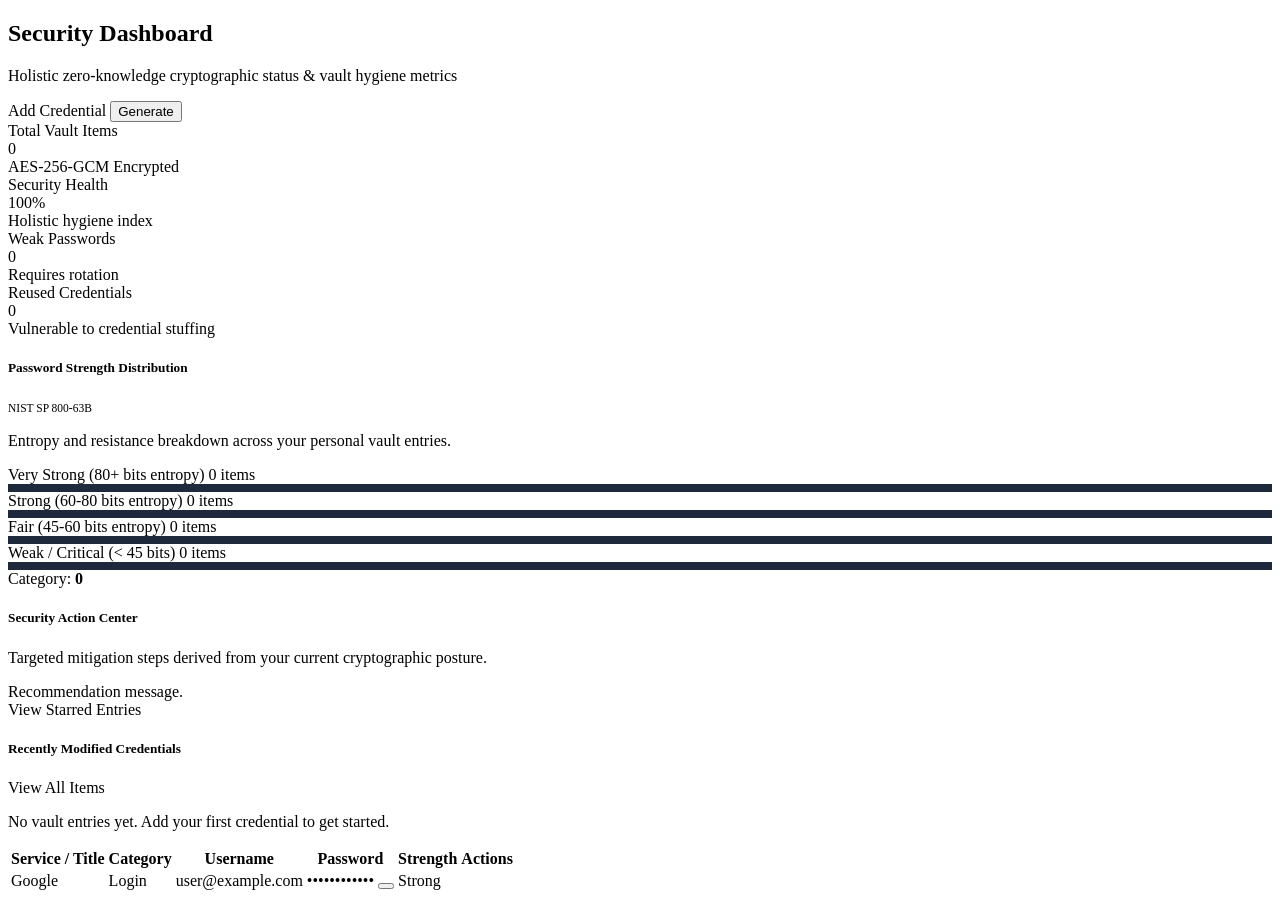
<file: src/main/resources/templates/dashboard/index.html>
<!DOCTYPE html>
<html lang="en" xmlns:th="http://www.thymeleaf.org" th:replace="~{layout/base :: layout('Dashboard', ~{::#page-content})}">
<body>
<div id="page-content">

    <!-- Header Section -->
    <div class="d-flex flex-wrap align-items-center justify-content-between gap-3 mb-4">
        <div>
            <h2 class="fw-bold text-white mb-1">Security Dashboard</h2>
            <p class="text-secondary small mb-0">Holistic zero-knowledge cryptographic status & vault hygiene metrics</p>
        </div>
        <div class="d-flex align-items-center gap-2">
            <a th:href="@{/vault/new}" class="btn btn-primary d-flex align-items-center gap-2">
                <i class="bi bi-plus-lg"></i>
                <span>Add Credential</span>
            </a>
            <button type="button" class="btn btn-secondary" data-bs-toggle="modal" data-bs-target="#generatorModal">
                <i class="bi bi-key-fill text-info me-1"></i> Generate
            </button>
        </div>
    </div>

    <!-- Stat Cards Row -->
    <div class="row g-3 mb-4">
        <!-- Total Credentials -->
        <div class="col-12 col-sm-6 col-xl-3">
            <div class="sv-card sv-card-hover sv-stat-card">
                <div>
                    <div class="sv-stat-label">Total Vault Items</div>
                    <div class="sv-stat-val mt-1" th:text="${stats.totalCredentials}">0</div>
                    <div class="small text-secondary mt-1"><i class="bi bi-shield-check text-success me-1"></i>AES-256-GCM Encrypted</div>
                </div>
                <div class="sv-stat-icon bg-primary bg-opacity-15 text-primary">
                    <i class="bi bi-safe2"></i>
                </div>
            </div>
        </div>

        <!-- Security Health Score -->
        <div class="col-12 col-sm-6 col-xl-3">
            <div class="sv-card sv-card-hover sv-stat-card">
                <div>
                    <div class="sv-stat-label">Security Health</div>
                    <div class="sv-stat-val mt-1" th:classappend="${stats.healthScore >= 80 ? 'text-success' : (stats.healthScore >= 50 ? 'text-warning' : 'text-danger')}">
                        <span th:text="${stats.healthScore}">100</span><span class="fs-6">%</span>
                    </div>
                    <div class="small text-secondary mt-1">Holistic hygiene index</div>
                </div>
                <div class="sv-stat-icon" th:classappend="${stats.healthScore >= 80 ? 'bg-success bg-opacity-15 text-success' : 'bg-warning bg-opacity-15 text-warning'}">
                    <i class="bi bi-shield-heart"></i>
                </div>
            </div>
        </div>

        <!-- Weak Passwords -->
        <div class="col-12 col-sm-6 col-xl-3">
            <div class="sv-card sv-card-hover sv-stat-card">
                <div>
                    <div class="sv-stat-label">Weak Passwords</div>
                    <div class="sv-stat-val mt-1" th:classappend="${stats.weakPasswords > 0 ? 'text-warning' : 'text-success'}" th:text="${stats.weakPasswords}">0</div>
                    <div class="small text-secondary mt-1">Requires rotation</div>
                </div>
                <div class="sv-stat-icon bg-warning bg-opacity-15 text-warning">
                    <i class="bi bi-exclamation-triangle"></i>
                </div>
            </div>
        </div>

        <!-- Reused Passwords -->
        <div class="col-12 col-sm-6 col-xl-3">
            <div class="sv-card sv-card-hover sv-stat-card">
                <div>
                    <div class="sv-stat-label">Reused Credentials</div>
                    <div class="sv-stat-val mt-1" th:classappend="${stats.reusedPasswords > 0 ? 'text-danger' : 'text-success'}" th:text="${stats.reusedPasswords}">0</div>
                    <div class="small text-secondary mt-1">Vulnerable to credential stuffing</div>
                </div>
                <div class="sv-stat-icon bg-danger bg-opacity-15 text-danger">
                    <i class="bi bi-copy"></i>
                </div>
            </div>
        </div>
    </div>

    <!-- Middle Section: Distribution & Recommendations -->
    <div class="row g-4 mb-4">
        <!-- Password Strength Distribution Visualizer -->
        <div class="col-12 col-lg-7">
            <div class="sv-card p-4 h-100">
                <div class="d-flex align-items-center justify-content-between mb-3">
                    <h5 class="fw-bold text-white mb-0">Password Strength Distribution</h5>
                    <span class="badge badge-info" style="font-size: 0.72rem;">NIST SP 800-63B</span>
                </div>
                <p class="text-secondary small mb-4">Entropy and resistance breakdown across your personal vault entries.</p>

                <div class="d-flex flex-column gap-3">
                    <!-- Very Strong -->
                    <div>
                        <div class="d-flex justify-content-between small mb-1">
                            <span class="text-white"><i class="bi bi-circle-fill text-success me-2" style="font-size: 0.6rem;"></i>Very Strong (80+ bits entropy)</span>
                            <span class="text-secondary font-monospace" th:text="${stats.strengthDistribution.get('Very Strong')} + ' items'">0 items</span>
                        </div>
                        <div class="progress" style="height: 8px; background-color: #1e293b;">
                            <div class="progress-bar bg-success" role="progressbar" 
                                 th:style="'width: ' + (${stats.totalCredentials > 0 ? (stats.strengthDistribution.get('Very Strong') * 100 / stats.totalCredentials) : 0}) + '%;'"></div>
                        </div>
                    </div>

                    <!-- Strong -->
                    <div>
                        <div class="d-flex justify-content-between small mb-1">
                            <span class="text-white"><i class="bi bi-circle-fill text-primary me-2" style="font-size: 0.6rem;"></i>Strong (60-80 bits entropy)</span>
                            <span class="text-secondary font-monospace" th:text="${stats.strengthDistribution.get('Strong')} + ' items'">0 items</span>
                        </div>
                        <div class="progress" style="height: 8px; background-color: #1e293b;">
                            <div class="progress-bar bg-primary" role="progressbar"
                                 th:style="'width: ' + (${stats.totalCredentials > 0 ? (stats.strengthDistribution.get('Strong') * 100 / stats.totalCredentials) : 0}) + '%;'"></div>
                        </div>
                    </div>

                    <!-- Fair -->
                    <div>
                        <div class="d-flex justify-content-between small mb-1">
                            <span class="text-white"><i class="bi bi-circle-fill text-info me-2" style="font-size: 0.6rem;"></i>Fair (45-60 bits entropy)</span>
                            <span class="text-secondary font-monospace" th:text="${stats.strengthDistribution.get('Fair')} + ' items'">0 items</span>
                        </div>
                        <div class="progress" style="height: 8px; background-color: #1e293b;">
                            <div class="progress-bar bg-info" role="progressbar"
                                 th:style="'width: ' + (${stats.totalCredentials > 0 ? (stats.strengthDistribution.get('Fair') * 100 / stats.totalCredentials) : 0}) + '%;'"></div>
                        </div>
                    </div>

                    <!-- Weak & Very Weak -->
                    <div>
                        <div class="d-flex justify-content-between small mb-1">
                            <span class="text-white"><i class="bi bi-circle-fill text-danger me-2" style="font-size: 0.6rem;"></i>Weak / Critical (&lt; 45 bits)</span>
                            <span class="text-secondary font-monospace" th:text="(${stats.strengthDistribution.get('Weak')} + ${stats.strengthDistribution.get('Very Weak')}) + ' items'">0 items</span>
                        </div>
                        <div class="progress" style="height: 8px; background-color: #1e293b;">
                            <div class="progress-bar bg-danger" role="progressbar"
                                 th:style="'width: ' + (${stats.totalCredentials > 0 ? ((stats.strengthDistribution.get('Weak') + stats.strengthDistribution.get('Very Weak')) * 100 / stats.totalCredentials) : 0}) + '%;'"></div>
                        </div>
                    </div>
                </div>

                <!-- Category Pills -->
                <div class="mt-4 pt-3 border-top border-secondary border-opacity-10 d-flex flex-wrap gap-2">
                    <span class="badge badge-secondary px-3 py-2" th:each="entry : ${stats.categoryCounts}">
                        <span th:text="${entry.key}">Category</span>: <strong class="text-white" th:text="${entry.value}">0</strong>
                    </span>
                </div>
            </div>
        </div>

        <!-- Security Recommendations -->
        <div class="col-12 col-lg-5">
            <div class="sv-card p-4 h-100 d-flex flex-column">
                <div class="d-flex align-items-center gap-2 mb-3">
                    <i class="bi bi-shield-lock-fill text-info fs-5"></i>
                    <h5 class="fw-bold text-white mb-0">Security Action Center</h5>
                </div>
                <p class="text-secondary small mb-3">Targeted mitigation steps derived from your current cryptographic posture.</p>

                <div class="d-flex flex-column gap-2 mb-auto">
                    <div th:each="rec : ${stats.securityRecommendations}" class="p-3 rounded bg-dark border border-secondary border-opacity-15 d-flex align-items-start gap-3">
                        <i class="bi bi-check2-circle text-info fs-5 mt-n1 flex-shrink-0"></i>
                        <span class="small text-white" th:text="${rec}">Recommendation message.</span>
                    </div>
                </div>

                <div class="mt-4 pt-3 border-top border-secondary border-opacity-10">
                    <a th:href="@{/vault?favorites=true}" class="btn btn-secondary btn-sm w-100 mb-2">
                        <i class="bi bi-star-fill text-warning me-1"></i> View Starred Entries
                    </a>
                </div>
            </div>
        </div>
    </div>

    <!-- Bottom Section: Recently Added Vault Items -->
    <div class="sv-card p-4 mb-4">
        <div class="d-flex align-items-center justify-content-between mb-3">
            <h5 class="fw-bold text-white mb-0">Recently Modified Credentials</h5>
            <a th:href="@{/vault}" class="text-info text-decoration-none small fw-semibold">View All Items <i class="bi bi-arrow-right"></i></a>
        </div>

        <div th:if="${stats.recentEntries.empty}" class="text-center py-4 text-secondary">
            <i class="bi bi-safe fs-1 d-block mb-2 text-secondary opacity-50"></i>
            <p class="mb-0">No vault entries yet. Add your first credential to get started.</p>
        </div>

        <div th:unless="${stats.recentEntries.empty}" class="table-responsive">
            <table class="sv-table">
                <thead>
                    <tr>
                        <th>Service / Title</th>
                        <th>Category</th>
                        <th>Username</th>
                        <th>Password</th>
                        <th>Strength</th>
                        <th class="text-end">Actions</th>
                    </tr>
                </thead>
                <tbody>
                    <tr th:each="item : ${stats.recentEntries}">
                        <td class="fw-semibold text-white">
                            <i class="bi bi-star-fill text-warning me-2" th:if="${item.favorite}"></i>
                            <span th:text="${item.title}">Google</span>
                        </td>
                        <td>
                            <span class="badge badge-secondary" th:text="${item.category.displayName}">Login</span>
                        </td>
                        <td class="text-secondary small font-monospace" th:text="${item.username ?: '-'}">user@example.com</td>
                        <td>
                            <div class="d-flex align-items-center gap-2">
                                <span class="font-monospace text-secondary" th:id="'pwd-display-' + ${item.id}">••••••••••••</span>
                                <button type="button" class="btn btn-link text-secondary p-0 btn-reveal-pwd" th:data-entry-id="${item.id}" title="Reveal password">
                                    <i class="bi bi-eye"></i>
                                </button>
                            </div>
                        </td>
                        <td>
                            <span class="badge" th:classappend="${item.strengthBadgeClass}" th:text="${item.strengthLabel}">Strong</span>
                        </td>
                        <td class="text-end">
                            <div class="btn-group btn-group-sm">
                                <a th:href="@{/vault/{id}/edit(id=${item.id})}" class="btn btn-secondary" title="Edit">
                                    <i class="bi bi-pencil"></i>
                                </a>
                            </div>
                        </td>
                    </tr>
                </tbody>
            </table>
        </div>
    </div>

</div>
</body>
</html>
</file>
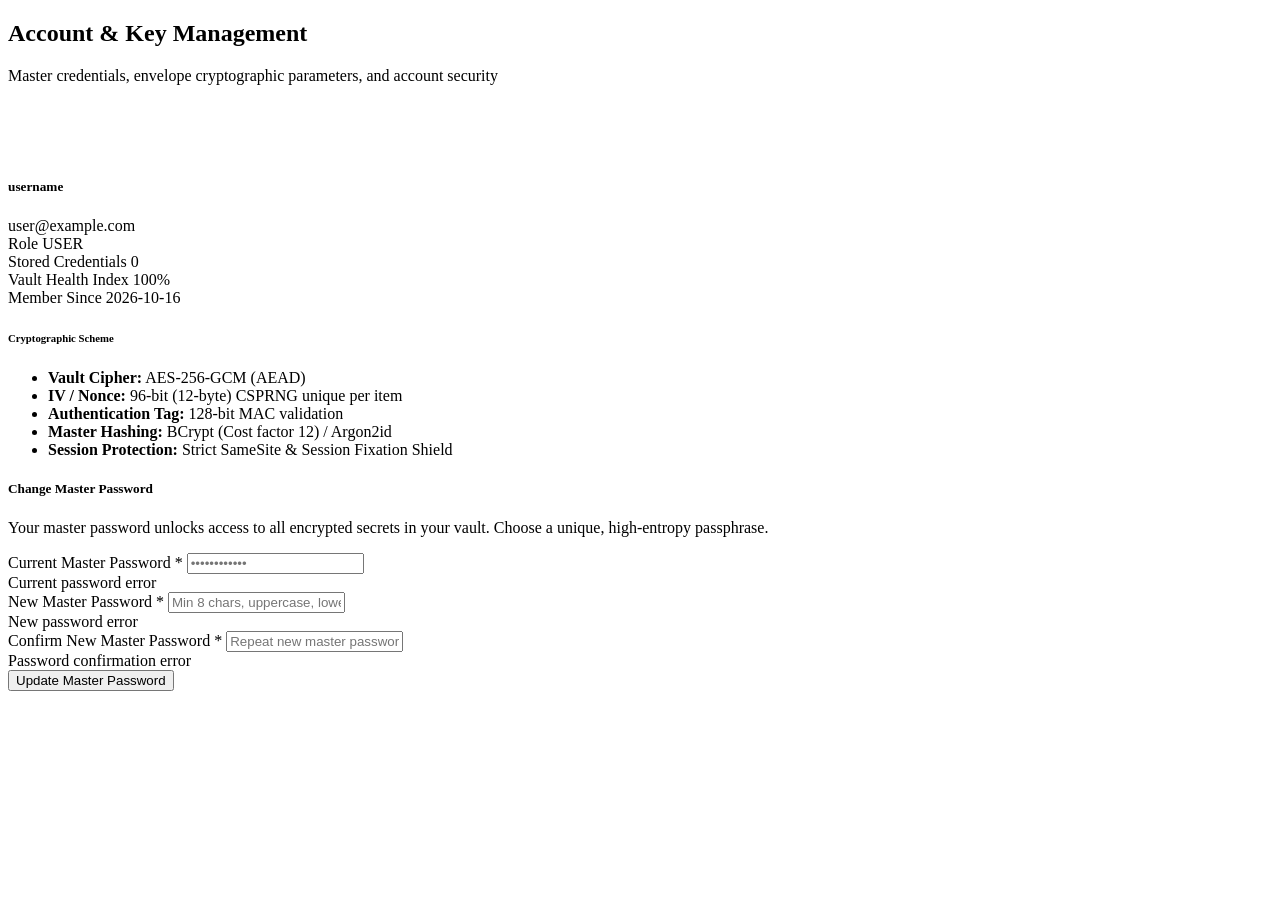
<file: src/main/resources/templates/profile/index.html>
<!DOCTYPE html>
<html lang="en" xmlns:th="http://www.thymeleaf.org" th:replace="~{layout/base :: layout('Profile & Keys', ~{::#page-content})}">
<body>
<div id="page-content">

    <div class="d-flex flex-wrap align-items-center justify-content-between gap-3 mb-4">
        <div>
            <h2 class="fw-bold text-white mb-1">Account & Key Management</h2>
            <p class="text-secondary small mb-0">Master credentials, envelope cryptographic parameters, and account security</p>
        </div>
    </div>

    <div class="row g-4">
        <!-- Profile & Security Summary -->
        <div class="col-12 col-lg-5">
            <div class="sv-card p-4 mb-4">
                <div class="d-flex align-items-center gap-3 mb-4">
                    <div class="rounded-circle bg-primary bg-opacity-25 text-info d-flex align-items-center justify-content-center fw-bold fs-4" style="width: 56px; height: 56px;">
                        <i class="bi bi-person-badge"></i>
                    </div>
                    <div>
                        <h5 class="fw-bold text-white mb-0" th:text="${profile.username}">username</h5>
                        <span class="text-secondary small font-monospace" th:text="${profile.email}">user@example.com</span>
                    </div>
                </div>

                <div class="d-flex flex-column gap-3">
                    <div class="d-flex justify-content-between py-2 border-bottom border-secondary border-opacity-10">
                        <span class="text-secondary small">Role</span>
                        <span class="badge badge-info" th:text="${profile.role}">USER</span>
                    </div>
                    <div class="d-flex justify-content-between py-2 border-bottom border-secondary border-opacity-10">
                        <span class="text-secondary small">Stored Credentials</span>
                        <span class="text-white small fw-bold" th:text="${profile.totalVaultEntries}">0</span>
                    </div>
                    <div class="d-flex justify-content-between py-2 border-bottom border-secondary border-opacity-10">
                        <span class="text-secondary small">Vault Health Index</span>
                        <span class="text-success small fw-bold" th:text="${profile.healthScore} + '%'">100%</span>
                    </div>
                    <div class="d-flex justify-content-between py-2">
                        <span class="text-secondary small">Member Since</span>
                        <span class="text-secondary small font-monospace" th:text="${#temporals.format(profile.createdAt, 'yyyy-MM-dd')}">2026-10-16</span>
                    </div>
                </div>
            </div>

            <!-- Cryptographic Architecture Card -->
            <div class="sv-card p-4">
                <div class="d-flex align-items-center gap-2 mb-3">
                    <i class="bi bi-cpu-fill text-info fs-5"></i>
                    <h6 class="fw-bold text-white mb-0">Cryptographic Scheme</h6>
                </div>
                <ul class="list-unstyled small text-secondary d-flex flex-column gap-2 mb-0">
                    <li><strong class="text-white">Vault Cipher:</strong> AES-256-GCM (AEAD)</li>
                    <li><strong class="text-white">IV / Nonce:</strong> 96-bit (12-byte) CSPRNG unique per item</li>
                    <li><strong class="text-white">Authentication Tag:</strong> 128-bit MAC validation</li>
                    <li><strong class="text-white">Master Hashing:</strong> BCrypt (Cost factor 12) / Argon2id</li>
                    <li><strong class="text-white">Session Protection:</strong> Strict SameSite & Session Fixation Shield</li>
                </ul>
            </div>
        </div>

        <!-- Change Master Password Form -->
        <div class="col-12 col-lg-7">
            <div class="sv-card p-4">
                <div class="d-flex align-items-center gap-2 mb-3">
                    <i class="bi bi-shield-lock text-info fs-5"></i>
                    <h5 class="fw-bold text-white mb-0">Change Master Password</h5>
                </div>
                <p class="text-secondary small mb-4">
                    Your master password unlocks access to all encrypted secrets in your vault. Choose a unique, high-entropy passphrase.
                </p>

                <form th:action="@{/profile/change-password}" th:object="${changePassword}" method="post">
                    <!-- Current Password -->
                    <div class="mb-3">
                        <label for="currentPassword" class="form-label">Current Master Password <span class="text-danger">*</span></label>
                        <input type="password" id="currentPassword" th:field="*{currentPassword}" class="form-control" th:classappend="${#fields.hasErrors('currentPassword') ? 'is-invalid' : ''}" placeholder="••••••••••••" required>
                        <div class="invalid-feedback" th:errors="*{currentPassword}">Current password error</div>
                    </div>

                    <!-- New Password -->
                    <div class="mb-3">
                        <label for="vault-password-input" class="form-label">New Master Password <span class="text-danger">*</span></label>
                        <input type="password" id="vault-password-input" th:field="*{newPassword}" class="form-control" th:classappend="${#fields.hasErrors('newPassword') ? 'is-invalid' : ''}" placeholder="Min 8 chars, uppercase, lowercase, number, symbol" required>
                        <div class="invalid-feedback" th:errors="*{newPassword}">New password error</div>

                        <!-- Real-time strength meter -->
                        <div class="strength-meter">
                            <div id="strength-bar" class="strength-meter-bar" style="width: 0%;"></div>
                        </div>
                        <div class="d-flex justify-content-between align-items-center mt-1">
                            <span id="strength-label" class="small fw-semibold" style="font-size: 0.75rem;"></span>
                        </div>
                        <div id="strength-feedback"></div>
                    </div>

                    <!-- Confirm New Password -->
                    <div class="mb-4">
                        <label for="confirmNewPassword" class="form-label">Confirm New Master Password <span class="text-danger">*</span></label>
                        <input type="password" id="confirmNewPassword" th:field="*{confirmNewPassword}" class="form-control" th:classappend="${#fields.hasErrors('confirmNewPassword') ? 'is-invalid' : ''}" placeholder="Repeat new master password" required>
                        <div class="invalid-feedback" th:errors="*{confirmNewPassword}">Password confirmation error</div>
                    </div>

                    <div class="d-flex justify-content-end">
                        <button type="submit" class="btn btn-primary d-flex align-items-center gap-2">
                            <i class="bi bi-check2-circle"></i>
                            <span>Update Master Password</span>
                        </button>
                    </div>
                </form>
            </div>
        </div>
    </div>

</div>
</body>
</html>
</file>
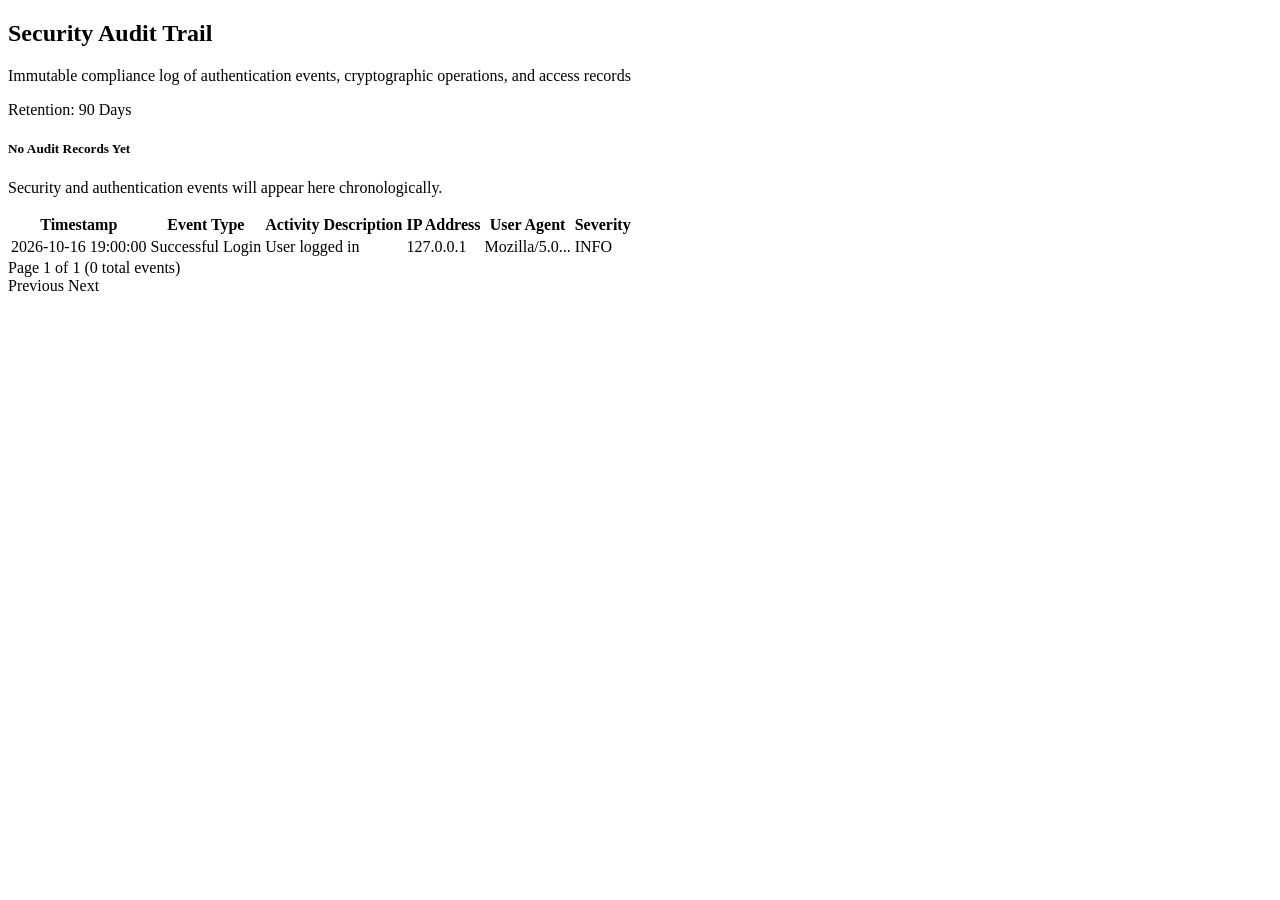
<file: src/main/resources/templates/audit/logs.html>
<!DOCTYPE html>
<html lang="en" xmlns:th="http://www.thymeleaf.org" th:replace="~{layout/base :: layout('Security Audit', ~{::#page-content})}">
<body>
<div id="page-content">

    <div class="d-flex flex-wrap align-items-center justify-content-between gap-3 mb-4">
        <div>
            <h2 class="fw-bold text-white mb-1">Security Audit Trail</h2>
            <p class="text-secondary small mb-0">Immutable compliance log of authentication events, cryptographic operations, and access records</p>
        </div>
        <div class="d-flex align-items-center gap-2">
            <span class="badge badge-info px-3 py-2">
                <i class="bi bi-clock-history me-1"></i> Retention: 90 Days
            </span>
        </div>
    </div>

    <!-- Empty State -->
    <div th:if="${events.empty}" class="sv-card p-5 text-center my-4">
        <i class="bi bi-shield-check fs-1 text-secondary opacity-50 d-block mb-2"></i>
        <h5 class="fw-bold text-white mb-1">No Audit Records Yet</h5>
        <p class="text-secondary small mb-0">Security and authentication events will appear here chronologically.</p>
    </div>

    <!-- Audit Events Table -->
    <div th:unless="${events.empty}" class="sv-card overflow-hidden mb-4">
        <div class="table-responsive">
            <table class="sv-table">
                <thead>
                    <tr>
                        <th>Timestamp</th>
                        <th>Event Type</th>
                        <th>Activity Description</th>
                        <th>IP Address</th>
                        <th>User Agent</th>
                        <th>Severity</th>
                    </tr>
                </thead>
                <tbody>
                    <tr th:each="event : ${events}">
                        <td class="small font-monospace text-secondary text-nowrap">
                            <span th:text="${#temporals.format(event.createdAt, 'yyyy-MM-dd HH:mm:ss')}">2026-10-16 19:00:00</span>
                        </td>
                        <td>
                            <span class="badge badge-secondary" th:text="${event.eventName}">Successful Login</span>
                        </td>
                        <td class="text-white small">
                            <span th:text="${event.description}">User logged in</span>
                        </td>
                        <td class="small font-monospace text-secondary" th:text="${event.ipAddress}">127.0.0.1</td>
                        <td class="small text-secondary" style="max-width: 250px;">
                            <span class="d-inline-block text-truncate w-100" th:text="${event.userAgent}" th:title="${event.userAgent}">Mozilla/5.0...</span>
                        </td>
                        <td>
                            <span class="badge" th:classappend="'badge-' + ${event.badgeClass}" th:text="${event.severity}">INFO</span>
                        </td>
                    </tr>
                </tbody>
            </table>
        </div>

        <!-- Pagination -->
        <div class="p-3 border-top border-secondary border-opacity-10 d-flex justify-content-between align-items-center" th:if="${totalPages > 1}">
            <div class="small text-secondary">
                Page <span th:text="${currentPage + 1}">1</span> of <span th:text="${totalPages}">1</span> (<span th:text="${totalElements}">0</span> total events)
            </div>
            <div class="btn-group btn-group-sm">
                <a th:href="@{/audit(page=${currentPage - 1})}" 
                   class="btn btn-secondary" 
                   th:classappend="${currentPage == 0 ? 'disabled' : ''}">Previous</a>
                <a th:href="@{/audit(page=${currentPage + 1})}" 
                   class="btn btn-secondary" 
                   th:classappend="${currentPage + 1 >= totalPages ? 'disabled' : ''}">Next</a>
            </div>
        </div>
    </div>

</div>
</body>
</html>
</file>
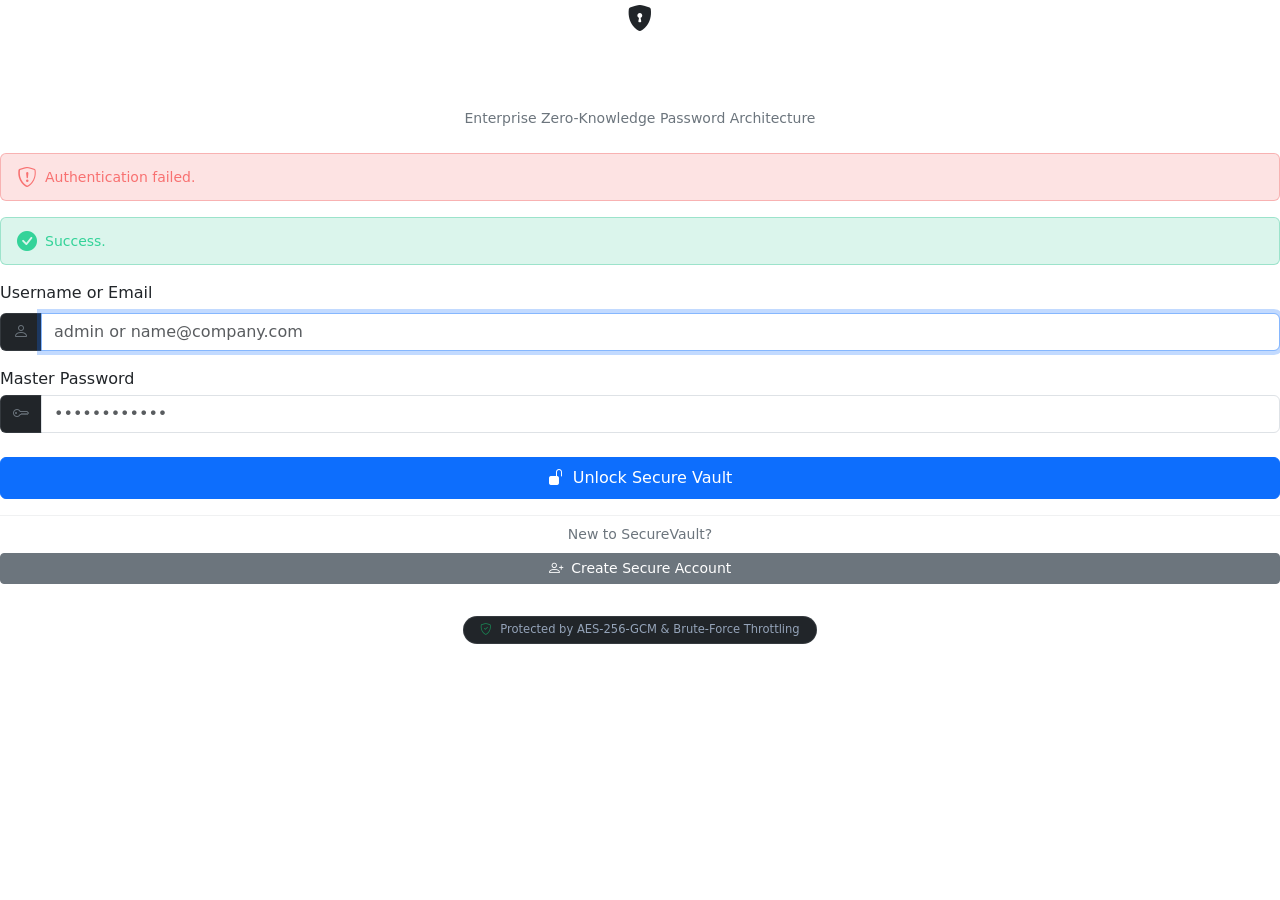
<file: src/main/resources/templates/auth/login.html>
<!DOCTYPE html>
<html lang="en" xmlns:th="http://www.thymeleaf.org">
<head>
    <meta charset="UTF-8">
    <meta name="viewport" content="width=device-width, initial-scale=1.0">
    <title>Sign In | SecureVault</title>
    <link rel="stylesheet" href="https://cdn.jsdelivr.net/npm/bootstrap@5.3.3/dist/css/bootstrap.min.css">
    <link rel="stylesheet" href="https://cdn.jsdelivr.net/npm/bootstrap-icons@1.11.3/font/bootstrap-icons.min.css">
    <link rel="preconnect" href="https://fonts.googleapis.com">
    <link rel="preconnect" href="https://fonts.gstatic.com" crossorigin>
    <link href="https://fonts.googleapis.com/css2?family=Inter:wght@400;500;600;700&display=swap" rel="stylesheet">
    <link rel="stylesheet" th:href="@{/css/securevault.css}">
</head>
<body class="sv-auth-wrapper">

    <div class="sv-auth-card">
        <div class="text-center mb-4">
            <div class="sv-brand-icon mx-auto mb-3" style="width: 50px; height: 50px; font-size: 1.6rem;">
                <i class="bi bi-shield-lock-fill"></i>
            </div>
            <h2 class="fw-bold text-white mb-1">SecureVault</h2>
            <p class="text-secondary small mb-0">Enterprise Zero-Knowledge Password Architecture</p>
        </div>

        <!-- Feedback Alerts -->
        <div th:if="${errorMessage}" class="alert alert-danger py-2 small d-flex align-items-center gap-2 mb-3" role="alert" style="background-color: rgba(239, 68, 68, 0.15); border-color: rgba(239, 68, 68, 0.3); color: #f87171;">
            <i class="bi bi-shield-exclamation fs-5 flex-shrink-0"></i>
            <span th:text="${errorMessage}">Authentication failed.</span>
        </div>
        <div th:if="${successMessage}" class="alert alert-success py-2 small d-flex align-items-center gap-2 mb-3" role="alert" style="background-color: rgba(16, 185, 129, 0.15); border-color: rgba(16, 185, 129, 0.3); color: #34d399;">
            <i class="bi bi-check-circle-fill fs-5 flex-shrink-0"></i>
            <span th:text="${successMessage}">Success.</span>
        </div>

        <form th:action="@{/login}" method="post">
            <div class="mb-3">
                <label for="identifier" class="form-label">Username or Email</label>
                <div class="input-group">
                    <span class="input-group-text bg-dark border-secondary border-opacity-25 text-secondary">
                        <i class="bi bi-person"></i>
                    </span>
                    <input type="text" id="identifier" name="identifier" class="form-control" placeholder="admin or name@company.com" required autofocus>
                </div>
            </div>

            <div class="mb-4">
                <div class="d-flex justify-content-between align-items-center mb-1">
                    <label for="password" class="form-label mb-0">Master Password</label>
                </div>
                <div class="input-group">
                    <span class="input-group-text bg-dark border-secondary border-opacity-25 text-secondary">
                        <i class="bi bi-key"></i>
                    </span>
                    <input type="password" id="password" name="password" class="form-control" placeholder="••••••••••••" required>
                </div>
            </div>

            <button type="submit" class="btn btn-primary w-100 mb-3 py-2">
                <i class="bi bi-unlock-fill me-1"></i> Unlock Secure Vault
            </button>
        </form>

        <div class="text-center pt-2 border-top border-secondary border-opacity-10">
            <p class="text-secondary small mb-2">New to SecureVault?</p>
            <a th:href="@{/register}" class="btn btn-secondary btn-sm w-100">
                <i class="bi bi-person-plus me-1"></i> Create Secure Account
            </a>
        </div>

        <div class="mt-4 pt-2 text-center">
            <div class="d-inline-flex align-items-center gap-2 px-3 py-1 rounded-pill bg-dark border border-secondary border-opacity-25" style="font-size: 0.72rem; color: #94a3b8;">
                <i class="bi bi-shield-check text-success"></i>
                <span>Protected by AES-256-GCM & Brute-Force Throttling</span>
            </div>
        </div>
    </div>

</body>
</html>
</file>
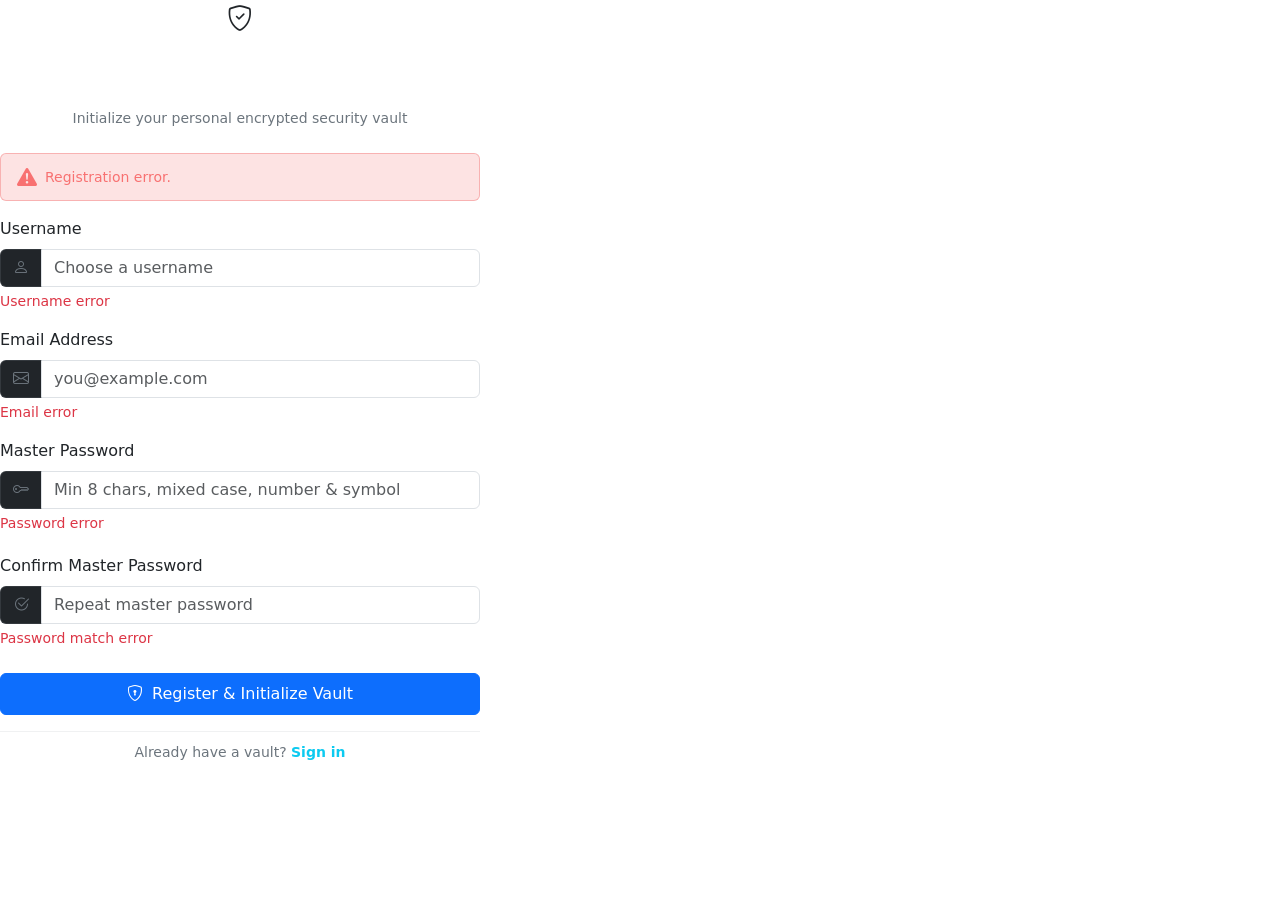
<file: src/main/resources/templates/auth/register.html>
<!DOCTYPE html>
<html lang="en" xmlns:th="http://www.thymeleaf.org">
<head>
    <meta charset="UTF-8">
    <meta name="viewport" content="width=device-width, initial-scale=1.0">
    <meta name="_csrf" th:content="${_csrf.token}"/>
    <meta name="_csrf_header" th:content="${_csrf.headerName}"/>
    <title>Create Master Account | SecureVault</title>
    <link rel="stylesheet" href="https://cdn.jsdelivr.net/npm/bootstrap@5.3.3/dist/css/bootstrap.min.css">
    <link rel="stylesheet" href="https://cdn.jsdelivr.net/npm/bootstrap-icons@1.11.3/font/bootstrap-icons.min.css">
    <link rel="preconnect" href="https://fonts.googleapis.com">
    <link rel="preconnect" href="https://fonts.gstatic.com" crossorigin>
    <link href="https://fonts.googleapis.com/css2?family=Inter:wght@400;500;600;700&display=swap" rel="stylesheet">
    <link rel="stylesheet" th:href="@{/css/securevault.css}">
</head>
<body class="sv-auth-wrapper">

    <div class="sv-auth-card" style="max-width: 480px;">
        <div class="text-center mb-4">
            <div class="sv-brand-icon mx-auto mb-3" style="width: 50px; height: 50px; font-size: 1.6rem;">
                <i class="bi bi-shield-check"></i>
            </div>
            <h2 class="fw-bold text-white mb-1">Create Vault Account</h2>
            <p class="text-secondary small mb-0">Initialize your personal encrypted security vault</p>
        </div>

        <div th:if="${errorMessage}" class="alert alert-danger py-2 small d-flex align-items-center gap-2 mb-3" role="alert" style="background-color: rgba(239, 68, 68, 0.15); border-color: rgba(239, 68, 68, 0.3); color: #f87171;">
            <i class="bi bi-exclamation-triangle-fill fs-5 flex-shrink-0"></i>
            <span th:text="${errorMessage}">Registration error.</span>
        </div>

        <form th:action="@{/register}" th:object="${user}" method="post">
            <div class="mb-3">
                <label for="username" class="form-label">Username</label>
                <div class="input-group">
                    <span class="input-group-text bg-dark border-secondary border-opacity-25 text-secondary">
                        <i class="bi bi-person"></i>
                    </span>
                    <input type="text" id="username" th:field="*{username}" class="form-control" th:classappend="${#fields.hasErrors('username') ? 'is-invalid' : ''}" placeholder="Choose a username" required>
                </div>
                <div class="text-danger small mt-1" th:if="${#fields.hasErrors('username')}" th:errors="*{username}">Username error</div>
            </div>

            <div class="mb-3">
                <label for="email" class="form-label">Email Address</label>
                <div class="input-group">
                    <span class="input-group-text bg-dark border-secondary border-opacity-25 text-secondary">
                        <i class="bi bi-envelope"></i>
                    </span>
                    <input type="email" id="email" th:field="*{email}" class="form-control" th:classappend="${#fields.hasErrors('email') ? 'is-invalid' : ''}" placeholder="you@example.com" required>
                </div>
                <div class="text-danger small mt-1" th:if="${#fields.hasErrors('email')}" th:errors="*{email}">Email error</div>
            </div>

            <div class="mb-3">
                <label for="vault-password-input" class="form-label">Master Password</label>
                <div class="input-group">
                    <span class="input-group-text bg-dark border-secondary border-opacity-25 text-secondary">
                        <i class="bi bi-key"></i>
                    </span>
                    <input type="password" id="vault-password-input" th:field="*{password}" class="form-control" th:classappend="${#fields.hasErrors('password') ? 'is-invalid' : ''}" placeholder="Min 8 chars, mixed case, number & symbol" required>
                </div>
                <div class="text-danger small mt-1" th:if="${#fields.hasErrors('password')}" th:errors="*{password}">Password error</div>
                
                <!-- Live strength meter -->
                <div class="strength-meter">
                    <div id="strength-bar" class="strength-meter-bar" style="width: 0%;"></div>
                </div>
                <div class="d-flex justify-content-between align-items-center mt-1">
                    <span id="strength-label" class="small fw-semibold" style="font-size: 0.75rem;"></span>
                </div>
                <div id="strength-feedback"></div>
            </div>

            <div class="mb-4">
                <label for="confirmPassword" class="form-label">Confirm Master Password</label>
                <div class="input-group">
                    <span class="input-group-text bg-dark border-secondary border-opacity-25 text-secondary">
                        <i class="bi bi-check2-circle"></i>
                    </span>
                    <input type="password" id="confirmPassword" th:field="*{confirmPassword}" class="form-control" th:classappend="${#fields.hasErrors('confirmPassword') ? 'is-invalid' : ''}" placeholder="Repeat master password" required>
                </div>
                <div class="text-danger small mt-1" th:if="${#fields.hasErrors('confirmPassword')}" th:errors="*{confirmPassword}">Password match error</div>
            </div>

            <button type="submit" class="btn btn-primary w-100 mb-3 py-2">
                <i class="bi bi-shield-lock me-1"></i> Register & Initialize Vault
            </button>
        </form>

        <div class="text-center pt-2 border-top border-secondary border-opacity-10">
            <span class="text-secondary small">Already have a vault? </span>
            <a th:href="@{/login}" class="text-info text-decoration-none small fw-semibold">Sign in</a>
        </div>
    </div>

    <script src="https://cdn.jsdelivr.net/npm/bootstrap@5.3.3/dist/js/bootstrap.bundle.min.js"></script>
    <script th:src="@{/js/securevault.js}"></script>
</body>
</html>
</file>
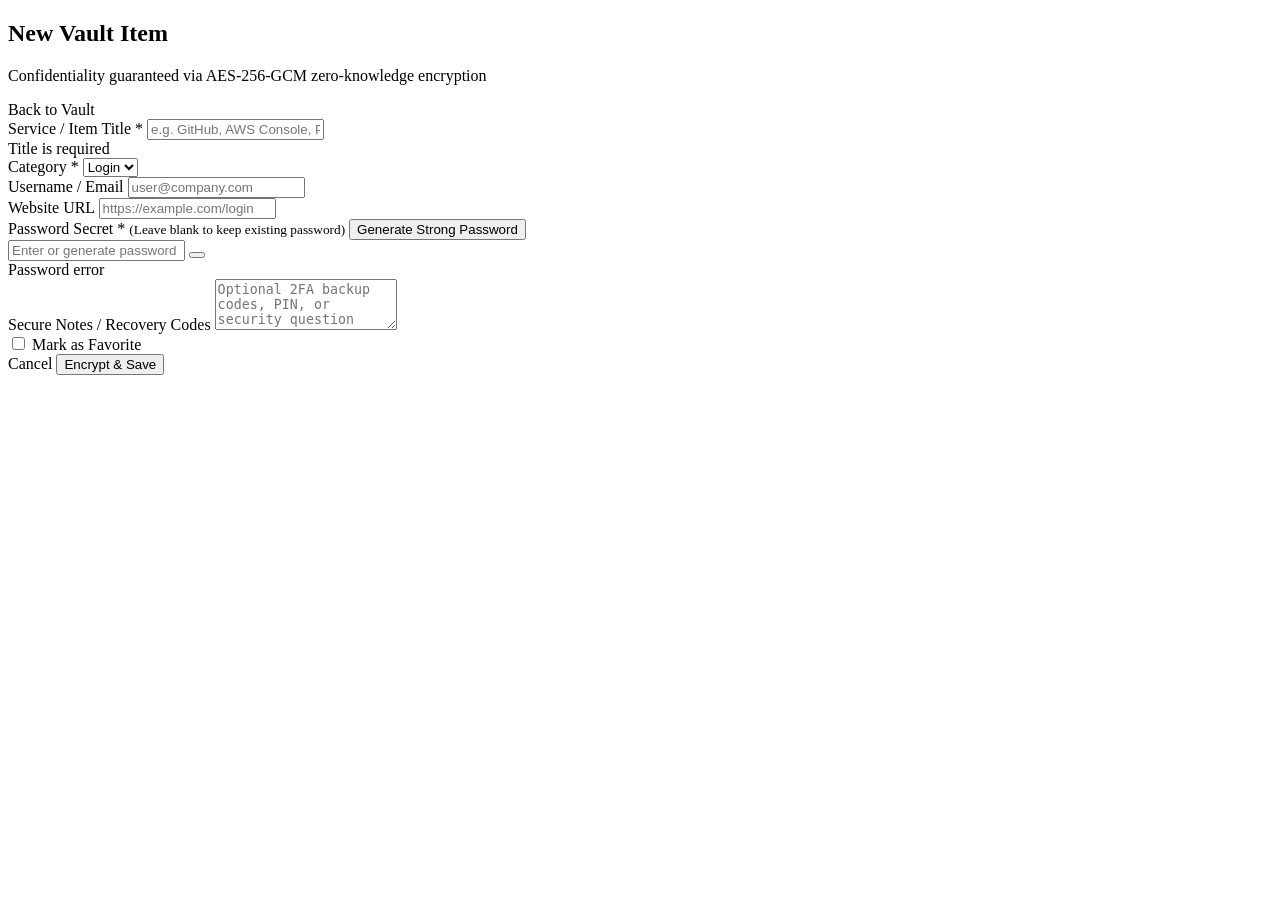
<file: src/main/resources/templates/vault/form.html>
<!DOCTYPE html>
<html lang="en" xmlns:th="http://www.thymeleaf.org" th:replace="~{layout/base :: layout(${isEdit ? 'Edit Credential' : 'New Credential'}, ~{::#page-content})}">
<body>
<div id="page-content">

    <div class="row justify-content-center">
        <div class="col-12 col-lg-8">
            <!-- Header -->
            <div class="d-flex align-items-center justify-content-between mb-4">
                <div>
                    <h2 class="fw-bold text-white mb-1" th:text="${isEdit ? 'Edit Vault Item' : 'New Vault Item'}">New Vault Item</h2>
                    <p class="text-secondary small mb-0">Confidentiality guaranteed via AES-256-GCM zero-knowledge encryption</p>
                </div>
                <a th:href="@{/vault}" class="btn btn-secondary btn-sm">
                    <i class="bi bi-arrow-left me-1"></i> Back to Vault
                </a>
            </div>

            <!-- Form Card -->
            <div class="sv-card p-4">
                <form th:action="${isEdit ? '/vault/' + entryId + '/edit' : '/vault/new'}" th:object="${entry}" method="post">
                    <!-- Title & Category -->
                    <div class="row g-3 mb-3">
                        <div class="col-12 col-md-7">
                            <label for="title" class="form-label">Service / Item Title <span class="text-danger">*</span></label>
                            <input type="text" id="title" th:field="*{title}" class="form-control" th:classappend="${#fields.hasErrors('title') ? 'is-invalid' : ''}" placeholder="e.g. GitHub, AWS Console, ProtonMail" required>
                            <div class="invalid-feedback" th:errors="*{title}">Title is required</div>
                        </div>

                        <div class="col-12 col-md-5">
                            <label for="category" class="form-label">Category <span class="text-danger">*</span></label>
                            <select id="category" th:field="*{category}" class="form-select">
                                <option th:each="cat : ${categories}" th:value="${cat.name()}" th:text="${cat.displayName}">Login</option>
                            </select>
                        </div>
                    </div>

                    <!-- Username & Website -->
                    <div class="row g-3 mb-3">
                        <div class="col-12 col-md-6">
                            <label for="username" class="form-label">Username / Email</label>
                            <input type="text" id="username" th:field="*{username}" class="form-control" placeholder="user@company.com">
                        </div>

                        <div class="col-12 col-md-6">
                            <label for="websiteUrl" class="form-label">Website URL</label>
                            <input type="text" id="websiteUrl" th:field="*{websiteUrl}" class="form-control" placeholder="https://example.com/login">
                        </div>
                    </div>

                    <!-- Password Field with Generator & Strength Meter -->
                    <div class="mb-3">
                        <div class="d-flex justify-content-between align-items-center mb-1">
                            <label for="vault-password-input" class="form-label mb-0">
                                Password Secret <span th:if="${!isEdit}" class="text-danger">*</span>
                                <small th:if="${isEdit}" class="text-secondary fw-normal">(Leave blank to keep existing password)</small>
                            </label>
                            <button type="button" class="btn btn-link text-info p-0 small text-decoration-none fw-semibold" data-bs-toggle="modal" data-bs-target="#generatorModal">
                                <i class="bi bi-magic me-1"></i> Generate Strong Password
                            </button>
                        </div>
                        <div class="input-group">
                            <input type="password" id="vault-password-input" th:field="*{password}" class="form-control font-monospace" th:classappend="${#fields.hasErrors('password') ? 'is-invalid' : ''}" placeholder="Enter or generate password">
                            <button type="button" class="btn btn-secondary" onclick="togglePasswordVisibility('vault-password-input', this)" title="Show/Hide">
                                <i class="bi bi-eye"></i>
                            </button>
                        </div>
                        <div class="text-danger small mt-1" th:if="${#fields.hasErrors('password')}" th:errors="*{password}">Password error</div>

                        <!-- Real-time Strength Meter -->
                        <div class="strength-meter">
                            <div id="strength-bar" class="strength-meter-bar" style="width: 0%;"></div>
                        </div>
                        <div class="d-flex justify-content-between align-items-center mt-1">
                            <span id="strength-label" class="small fw-semibold" style="font-size: 0.75rem;"></span>
                        </div>
                        <div id="strength-feedback"></div>
                    </div>

                    <!-- Notes -->
                    <div class="mb-3">
                        <label for="notes" class="form-label">Secure Notes / Recovery Codes</label>
                        <textarea id="notes" th:field="*{notes}" class="form-control" rows="3" placeholder="Optional 2FA backup codes, PIN, or security question answers..."></textarea>
                    </div>

                    <!-- Favorite Checkbox -->
                    <div class="mb-4">
                        <div class="form-check">
                            <input class="form-check-input" type="checkbox" id="favorite" th:field="*{favorite}">
                            <label class="form-check-label text-white small" for="favorite">
                                <i class="bi bi-star-fill text-warning me-1"></i> Mark as Favorite
                            </label>
                        </div>
                    </div>

                    <!-- Form Actions -->
                    <div class="d-flex align-items-center justify-content-end gap-2 pt-3 border-top border-secondary border-opacity-10">
                        <a th:href="@{/vault}" class="btn btn-secondary">Cancel</a>
                        <button type="submit" class="btn btn-primary d-flex align-items-center gap-2">
                            <i class="bi bi-shield-check"></i>
                            <span th:text="${isEdit ? 'Update Secret' : 'Encrypt & Save'}">Encrypt & Save</span>
                        </button>
                    </div>
                </form>
            </div>
        </div>
    </div>

</div>

<script>
    function togglePasswordVisibility(inputId, btn) {
        const input = document.getElementById(inputId);
        const icon = btn.querySelector('i');
        if (input.type === 'password') {
            input.type = 'text';
            icon.classList.remove('bi-eye');
            icon.classList.add('bi-eye-slash');
        } else {
            input.type = 'password';
            icon.classList.remove('bi-eye-slash');
            icon.classList.add('bi-eye');
        }
    }
</script>
</body>
</html>
</file>
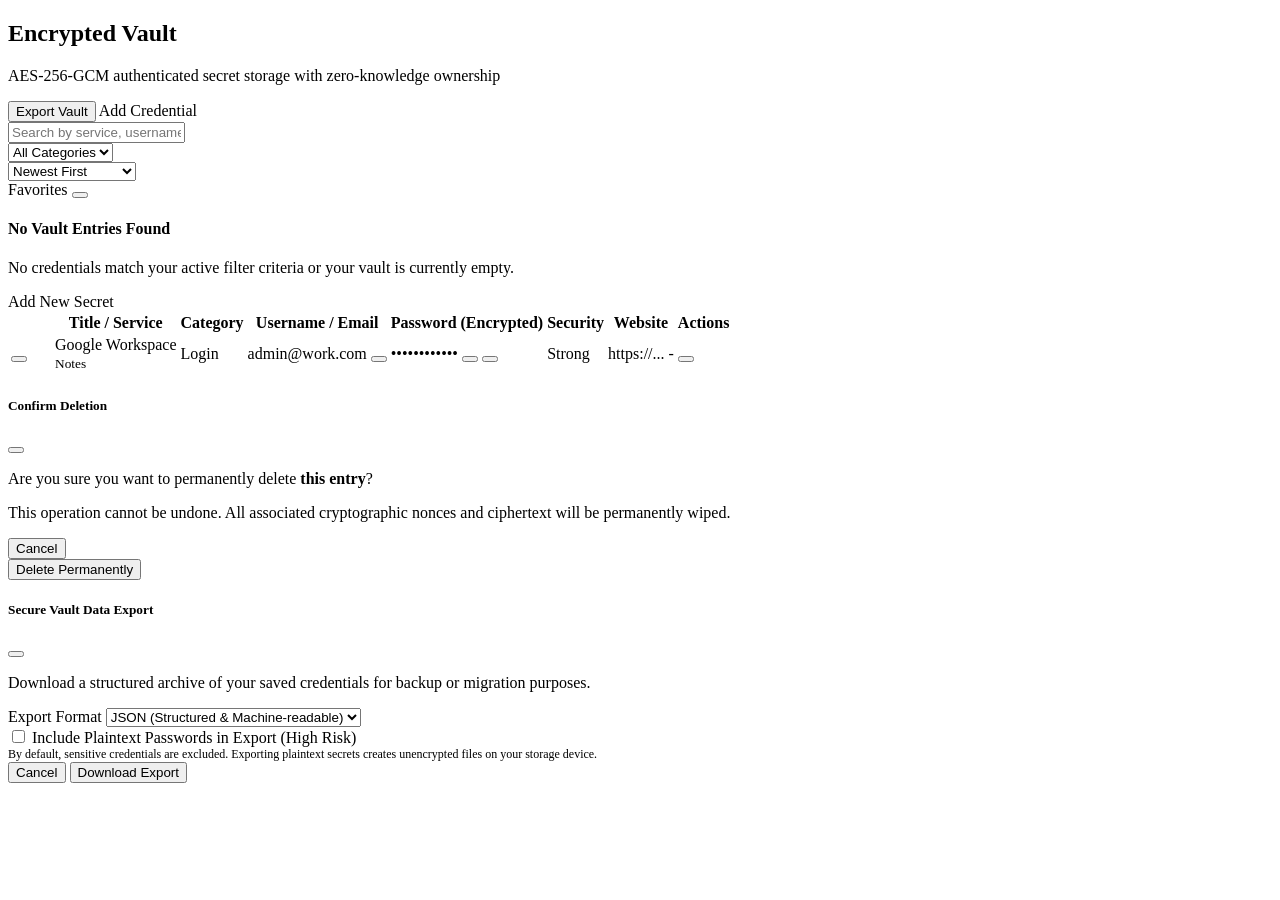
<file: src/main/resources/templates/vault/list.html>
<!DOCTYPE html>
<html lang="en" xmlns:th="http://www.thymeleaf.org" th:replace="~{layout/base :: layout('Vault Credentials', ~{::#page-content})}">
<body>
<div id="page-content">

    <!-- Header & Action Bar -->
    <div class="d-flex flex-wrap align-items-center justify-content-between gap-3 mb-4">
        <div>
            <h2 class="fw-bold text-white mb-1">Encrypted Vault</h2>
            <p class="text-secondary small mb-0">AES-256-GCM authenticated secret storage with zero-knowledge ownership</p>
        </div>
        <div class="d-flex align-items-center gap-2">
            <!-- Export Button (Trigger Modal) -->
            <button type="button" class="btn btn-secondary d-flex align-items-center gap-2" data-bs-toggle="modal" data-bs-target="#exportModal">
                <i class="bi bi-box-arrow-down"></i>
                <span>Export Vault</span>
            </button>
            <!-- Add Item Button -->
            <a th:href="@{/vault/new}" class="btn btn-primary d-flex align-items-center gap-2">
                <i class="bi bi-plus-lg"></i>
                <span>Add Credential</span>
            </a>
        </div>
    </div>

    <!-- Filter & Search Controls Bar -->
    <div class="sv-card p-3 mb-4">
        <form th:action="@{/vault}" method="get" class="row g-2 align-items-center">
            <!-- Search Input -->
            <div class="col-12 col-md-5">
                <div class="input-group">
                    <span class="input-group-text bg-dark border-secondary border-opacity-25 text-secondary">
                        <i class="bi bi-search"></i>
                    </span>
                    <input type="text" name="q" class="form-control" placeholder="Search by service, username, or URL..." th:value="${searchQuery}">
                </div>
            </div>

            <!-- Category Filter -->
            <div class="col-6 col-md-3">
                <select name="category" class="form-select" onchange="this.form.submit()">
                    <option value="">All Categories</option>
                    <option th:each="cat : ${categories}" 
                            th:value="${cat.name()}" 
                            th:text="${cat.displayName}"
                            th:selected="${currentCategory != null && currentCategory.name() == cat.name()}">Login</option>
                </select>
            </div>

            <!-- Sort By -->
            <div class="col-6 col-md-2">
                <select name="sort" class="form-select" onchange="this.form.submit()">
                    <option value="created" th:selected="${currentSort == 'created'}">Newest First</option>
                    <option value="title" th:selected="${currentSort == 'title'}">Title (A-Z)</option>
                    <option value="strength" th:selected="${currentSort == 'strength'}">Weakest First</option>
                    <option value="updated" th:selected="${currentSort == 'updated'}">Recently Updated</option>
                </select>
            </div>

            <!-- Favorites Toggle & Submit -->
            <div class="col-12 col-md-2 d-flex gap-2">
                <a th:href="@{/vault(favorites=${!favoritesOnly})}" 
                   class="btn w-100 d-flex align-items-center justify-content-center gap-1"
                   th:classappend="${favoritesOnly ? 'btn-warning text-dark' : 'btn-secondary'}">
                    <i class="bi" th:classappend="${favoritesOnly ? 'bi-star-fill' : 'bi-star'}"></i>
                    <span class="small fw-semibold">Favorites</span>
                </a>
                <button type="submit" class="btn btn-secondary"><i class="bi bi-arrow-clockwise"></i></button>
            </div>
        </form>
    </div>

    <!-- Empty State -->
    <div th:if="${entries.empty}" class="sv-card p-5 text-center my-4">
        <div class="mb-3">
            <i class="bi bi-shield-slash fs-1 text-secondary opacity-50"></i>
        </div>
        <h4 class="fw-bold text-white mb-2">No Vault Entries Found</h4>
        <p class="text-secondary small mb-4">No credentials match your active filter criteria or your vault is currently empty.</p>
        <a th:href="@{/vault/new}" class="btn btn-primary d-inline-flex align-items-center gap-2">
            <i class="bi bi-plus-lg"></i>
            <span>Add New Secret</span>
        </a>
    </div>

    <!-- Entries Table -->
    <div th:unless="${entries.empty}" class="sv-card overflow-hidden">
        <div class="table-responsive">
            <table class="sv-table">
                <thead>
                    <tr>
                        <th style="width: 40px;"></th>
                        <th>Title / Service</th>
                        <th>Category</th>
                        <th>Username / Email</th>
                        <th>Password (Encrypted)</th>
                        <th>Security</th>
                        <th>Website</th>
                        <th class="text-end">Actions</th>
                    </tr>
                </thead>
                <tbody>
                    <tr th:each="entry : ${entries}">
                        <!-- Favorite Toggle -->
                        <td class="text-center">
                            <form th:action="@{/vault/{id}/favorite(id=${entry.id})}" method="post" class="m-0">
                                <button type="submit" class="btn btn-link p-0 text-decoration-none" title="Toggle Favorite">
                                    <i class="bi" th:classappend="${entry.favorite ? 'bi-star-fill text-warning' : 'bi-star text-secondary opacity-50'}"></i>
                                </button>
                            </form>
                        </td>

                        <!-- Title -->
                        <td>
                            <div class="fw-semibold text-white d-flex align-items-center gap-2">
                                <span th:text="${entry.title}">Google Workspace</span>
                            </div>
                            <small class="text-secondary" th:if="${entry.notes != null && !entry.notes.isBlank()}" th:text="${#strings.abbreviate(entry.notes, 40)}">Notes</small>
                        </td>

                        <!-- Category -->
                        <td>
                            <span class="badge badge-secondary" th:text="${entry.category.displayName}">Login</span>
                        </td>

                        <!-- Username -->
                        <td>
                            <div class="d-flex align-items-center gap-2">
                                <span class="font-monospace small text-secondary" th:id="'username-val-' + ${entry.id}" th:text="${entry.username ?: '-'}">admin@work.com</span>
                                <button th:if="${entry.username != null && !entry.username.isBlank()}" 
                                        type="button" 
                                        class="btn btn-link text-secondary p-0" 
                                        th:data-copy-text="${entry.username}" 
                                        title="Copy username">
                                    <i class="bi bi-clipboard" style="font-size: 0.85rem;"></i>
                                </button>
                            </div>
                        </td>

                        <!-- Password with Reveal & Copy -->
                        <td>
                            <div class="d-flex align-items-center gap-2">
                                <span class="font-monospace text-secondary" th:id="'pwd-display-' + ${entry.id}">••••••••••••</span>
                                <button type="button" class="btn btn-link text-secondary p-0 btn-reveal-pwd" th:data-entry-id="${entry.id}" title="Reveal password">
                                    <i class="bi bi-eye"></i>
                                </button>
                                <button type="button" class="btn btn-link text-secondary p-0" th:data-copy-target="'pwd-display-' + ${entry.id}" title="Copy password">
                                    <i class="bi bi-clipboard"></i>
                                </button>
                            </div>
                        </td>

                        <!-- Strength Badge -->
                        <td>
                            <span class="badge" th:classappend="${entry.strengthBadgeClass}" th:text="${entry.strengthLabel}">Strong</span>
                        </td>

                        <!-- Website URL -->
                        <td>
                            <a th:if="${entry.websiteUrl != null && !entry.websiteUrl.isBlank()}" 
                               th:href="${#strings.startsWith(entry.websiteUrl, 'http') ? entry.websiteUrl : 'https://' + entry.websiteUrl}" 
                               target="_blank" 
                               rel="noopener noreferrer" 
                               class="text-info text-decoration-none small d-inline-flex align-items-center gap-1">
                                <span th:text="${#strings.abbreviate(entry.websiteUrl, 25)}">https://...</span>
                                <i class="bi bi-box-arrow-up-right" style="font-size: 0.75rem;"></i>
                            </a>
                            <span th:unless="${entry.websiteUrl != null && !entry.websiteUrl.isBlank()}" class="text-secondary small">-</span>
                        </td>

                        <!-- Actions -->
                        <td class="text-end">
                            <div class="btn-group btn-group-sm">
                                <a th:href="@{/vault/{id}/edit(id=${entry.id})}" class="btn btn-secondary" title="Edit Entry">
                                    <i class="bi bi-pencil"></i>
                                </a>
                                <button type="button" 
                                        class="btn btn-secondary text-danger" 
                                        data-bs-toggle="modal" 
                                        data-bs-target="#deleteConfirmModal"
                                        th:data-entry-id="${entry.id}"
                                        th:data-entry-title="${entry.title}"
                                        title="Delete Entry">
                                    <i class="bi bi-trash3"></i>
                                </button>
                            </div>
                        </td>
                    </tr>
                </tbody>
            </table>
        </div>
    </div>

    <!-- Delete Confirmation Modal -->
    <div class="modal fade" id="deleteConfirmModal" tabindex="-1" aria-labelledby="deleteModalLabel" aria-hidden="true">
        <div class="modal-dialog modal-dialog-centered">
            <div class="modal-content">
                <div class="modal-header border-danger border-opacity-25">
                    <h5 class="modal-title text-danger d-flex align-items-center gap-2" id="deleteModalLabel">
                        <i class="bi bi-exclamation-triangle-fill"></i> Confirm Deletion
                    </h5>
                    <button type="button" class="btn-close btn-close-white" data-bs-dismiss="modal" aria-label="Close"></button>
                </div>
                <div class="modal-body">
                    <p class="mb-2">Are you sure you want to permanently delete <strong id="delete-target-title" class="text-white">this entry</strong>?</p>
                    <p class="small text-secondary mb-0">This operation cannot be undone. All associated cryptographic nonces and ciphertext will be permanently wiped.</p>
                </div>
                <div class="modal-footer">
                    <button type="button" class="btn btn-secondary" data-bs-dismiss="modal">Cancel</button>
                    <form id="delete-form" method="post">
                        <button type="submit" class="btn btn-danger">Delete Permanently</button>
                    </form>
                </div>
            </div>
        </div>
    </div>

    <!-- Secure Export Modal -->
    <div class="modal fade" id="exportModal" tabindex="-1" aria-labelledby="exportModalLabel" aria-hidden="true">
        <div class="modal-dialog modal-dialog-centered">
            <div class="modal-content">
                <div class="modal-header">
                    <h5 class="modal-title d-flex align-items-center gap-2" id="exportModalLabel">
                        <i class="bi bi-file-earmark-arrow-down text-info"></i> Secure Vault Data Export
                    </h5>
                    <button type="button" class="btn-close btn-close-white" data-bs-dismiss="modal" aria-label="Close"></button>
                </div>
                <form th:action="@{/vault/export}" method="get">
                    <div class="modal-body">
                        <p class="small text-secondary mb-3">Download a structured archive of your saved credentials for backup or migration purposes.</p>

                        <div class="mb-3">
                            <label class="form-label">Export Format</label>
                            <select name="format" class="form-select">
                                <option value="json" selected>JSON (Structured & Machine-readable)</option>
                                <option value="csv">CSV (Spreadsheet compatible)</option>
                            </select>
                        </div>

                        <div class="p-3 rounded bg-dark border border-danger border-opacity-30 mb-3">
                            <div class="form-check">
                                <input class="form-check-input" type="checkbox" name="includePasswords" value="true" id="chk-export-passwords">
                                <label class="form-check-label text-warning small fw-semibold" for="chk-export-passwords">
                                    Include Plaintext Passwords in Export (High Risk)
                                </label>
                            </div>
                            <div class="text-secondary small mt-1" style="font-size: 0.75rem;">
                                By default, sensitive credentials are excluded. Exporting plaintext secrets creates unencrypted files on your storage device.
                            </div>
                        </div>
                    </div>
                    <div class="modal-footer">
                        <button type="button" class="btn btn-secondary" data-bs-dismiss="modal">Cancel</button>
                        <button type="submit" class="btn btn-primary">
                            <i class="bi bi-download me-1"></i> Download Export
                        </button>
                    </div>
                </form>
            </div>
        </div>
    </div>

</div>
</body>
</html>
</file>
